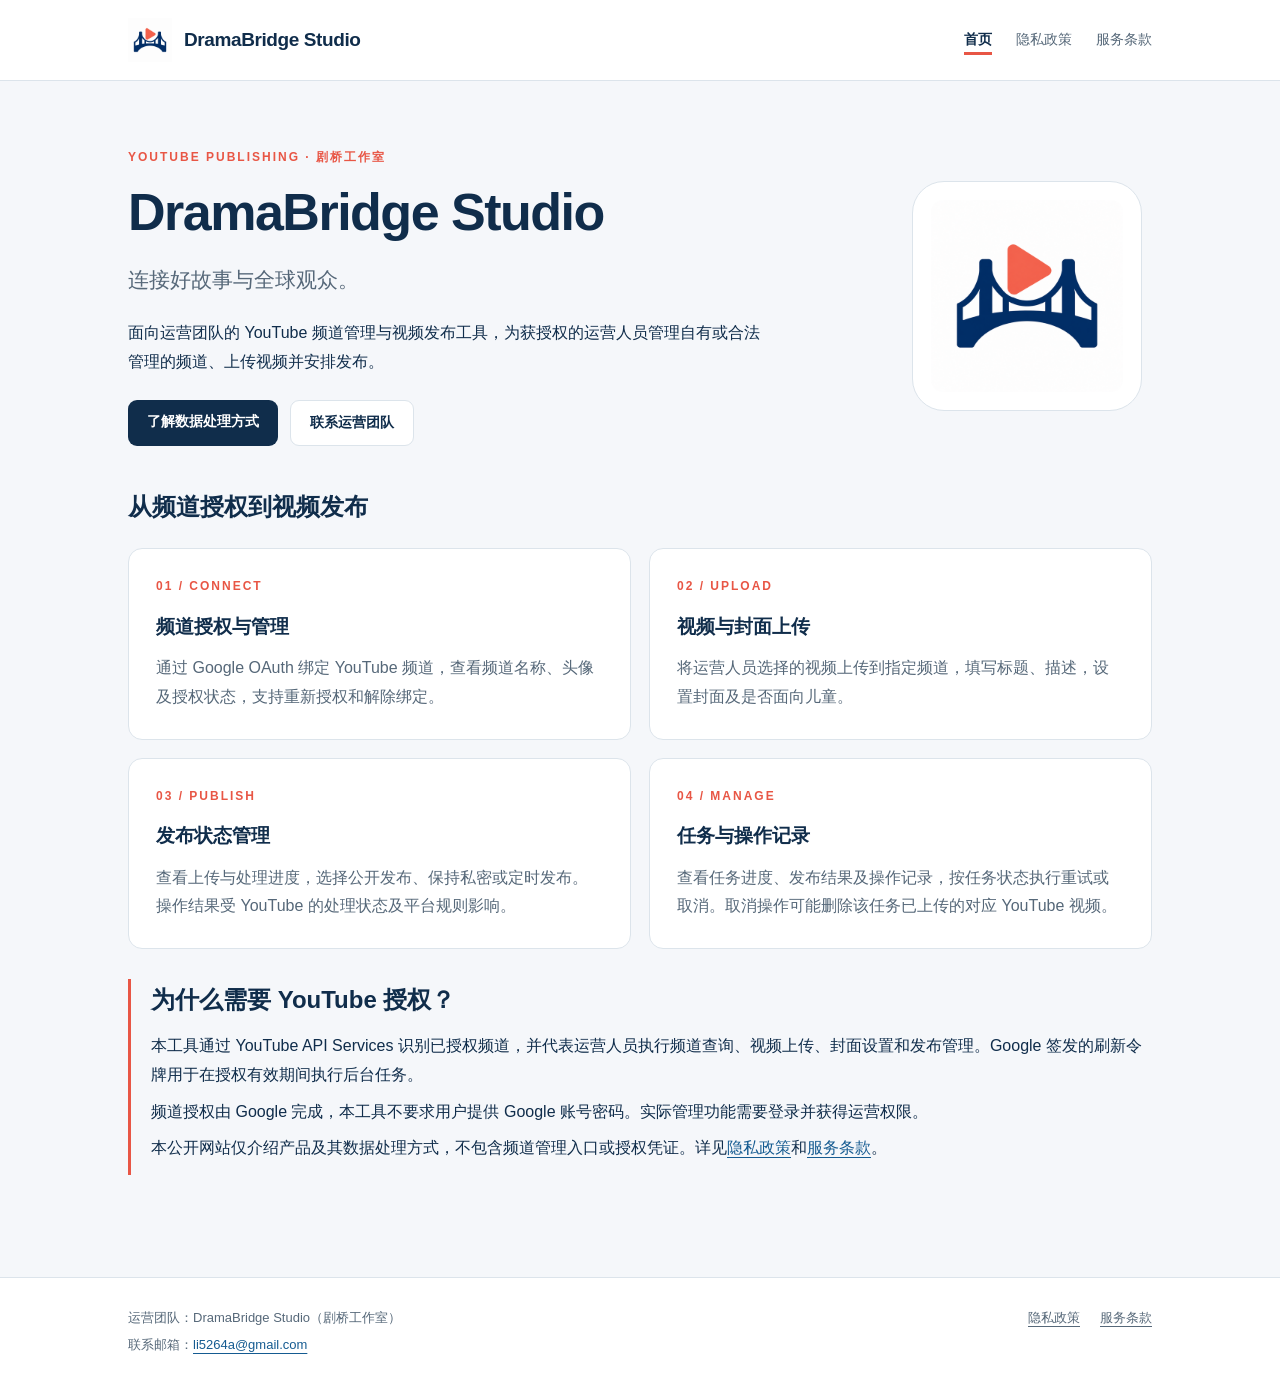
<file: index.html>
<!doctype html>
<html lang="zh-CN">
<head>
  <meta charset="utf-8">
  <meta name="viewport" content="width=device-width, initial-scale=1">
  <title>DramaBridge Studio · YouTube 频道管理与视频发布</title>
  <meta name="description" content="DramaBridge Studio（剧桥工作室）的 YouTube 频道管理与视频发布工具。了解频道授权、视频上传、发布管理和数据处理方式。">
  <link rel="icon" type="image/png" href="logo.png">
  <link rel="stylesheet" href="styles.css">
</head>
<body>
  <a class="skip-link" href="#main">跳至正文</a>
  <header class="site-header"><div class="header-inner">
    <a class="brand" href="index.html"><img src="logo.png" width="44" height="44" alt="">DramaBridge Studio</a>
    <nav aria-label="主导航"><a href="index.html" aria-current="page">首页</a><a href="privacy.html">隐私政策</a><a href="terms.html">服务条款</a></nav>
  </div></header>
  <main id="main">
    <section class="hero" aria-labelledby="title">
      <div><p class="eyebrow">YouTube Publishing · 剧桥工作室</p>
        <h1 id="title">DramaBridge Studio</h1>
        <p class="lead">连接好故事与全球观众。</p>
        <p>面向运营团队的 YouTube 频道管理与视频发布工具，为获授权的运营人员管理自有或合法管理的频道、上传视频并安排发布。</p>
        <div class="links"><a class="button" href="privacy.html">了解数据处理方式</a><a class="button secondary" href="mailto:li5264a@gmail.com">联系运营团队</a></div>
      </div>
      <img class="hero-logo" src="logo.png" width="230" height="230" alt="深蓝色桥梁与珊瑚色播放键组成的 DramaBridge 徽标">
    </section>
    <section aria-labelledby="features-title">
      <h2 id="features-title">从频道授权到视频发布</h2>
      <div class="features">
        <article class="card"><div class="feature-no">01 / CONNECT</div><h3>频道授权与管理</h3><p>通过 Google OAuth 绑定 YouTube 频道，查看频道名称、头像及授权状态，支持重新授权和解除绑定。</p></article>
        <article class="card"><div class="feature-no">02 / UPLOAD</div><h3>视频与封面上传</h3><p>将运营人员选择的视频上传到指定频道，填写标题、描述，设置封面及是否面向儿童。</p></article>
        <article class="card"><div class="feature-no">03 / PUBLISH</div><h3>发布状态管理</h3><p>查看上传与处理进度，选择公开发布、保持私密或定时发布。操作结果受 YouTube 的处理状态及平台规则影响。</p></article>
        <article class="card"><div class="feature-no">04 / MANAGE</div><h3>任务与操作记录</h3><p>查看任务进度、发布结果及操作记录，按任务状态执行重试或取消。取消操作可能删除该任务已上传的对应 YouTube 视频。</p></article>
      </div>
    </section>
    <section class="note" aria-labelledby="access-title"><h2 id="access-title">为什么需要 YouTube 授权？</h2>
      <p>本工具通过 YouTube API Services 识别已授权频道，并代表运营人员执行频道查询、视频上传、封面设置和发布管理。Google 签发的刷新令牌用于在授权有效期间执行后台任务。</p>
      <p>频道授权由 Google 完成，本工具不要求用户提供 Google 账号密码。实际管理功能需要登录并获得运营权限。</p>
      <p>本公开网站仅介绍产品及其数据处理方式，不包含频道管理入口或授权凭证。详见<a href="privacy.html">隐私政策</a>和<a href="terms.html">服务条款</a>。</p>
    </section>
  </main>
  <footer class="site-footer"><div class="footer-inner"><div><p>运营团队：DramaBridge Studio（剧桥工作室）</p><p>联系邮箱：<a href="mailto:li5264a@gmail.com">li5264a@gmail.com</a></p></div><div class="footer-links"><a href="privacy.html">隐私政策</a><a href="terms.html">服务条款</a></div></div></footer>
</body>
</html>
</file>
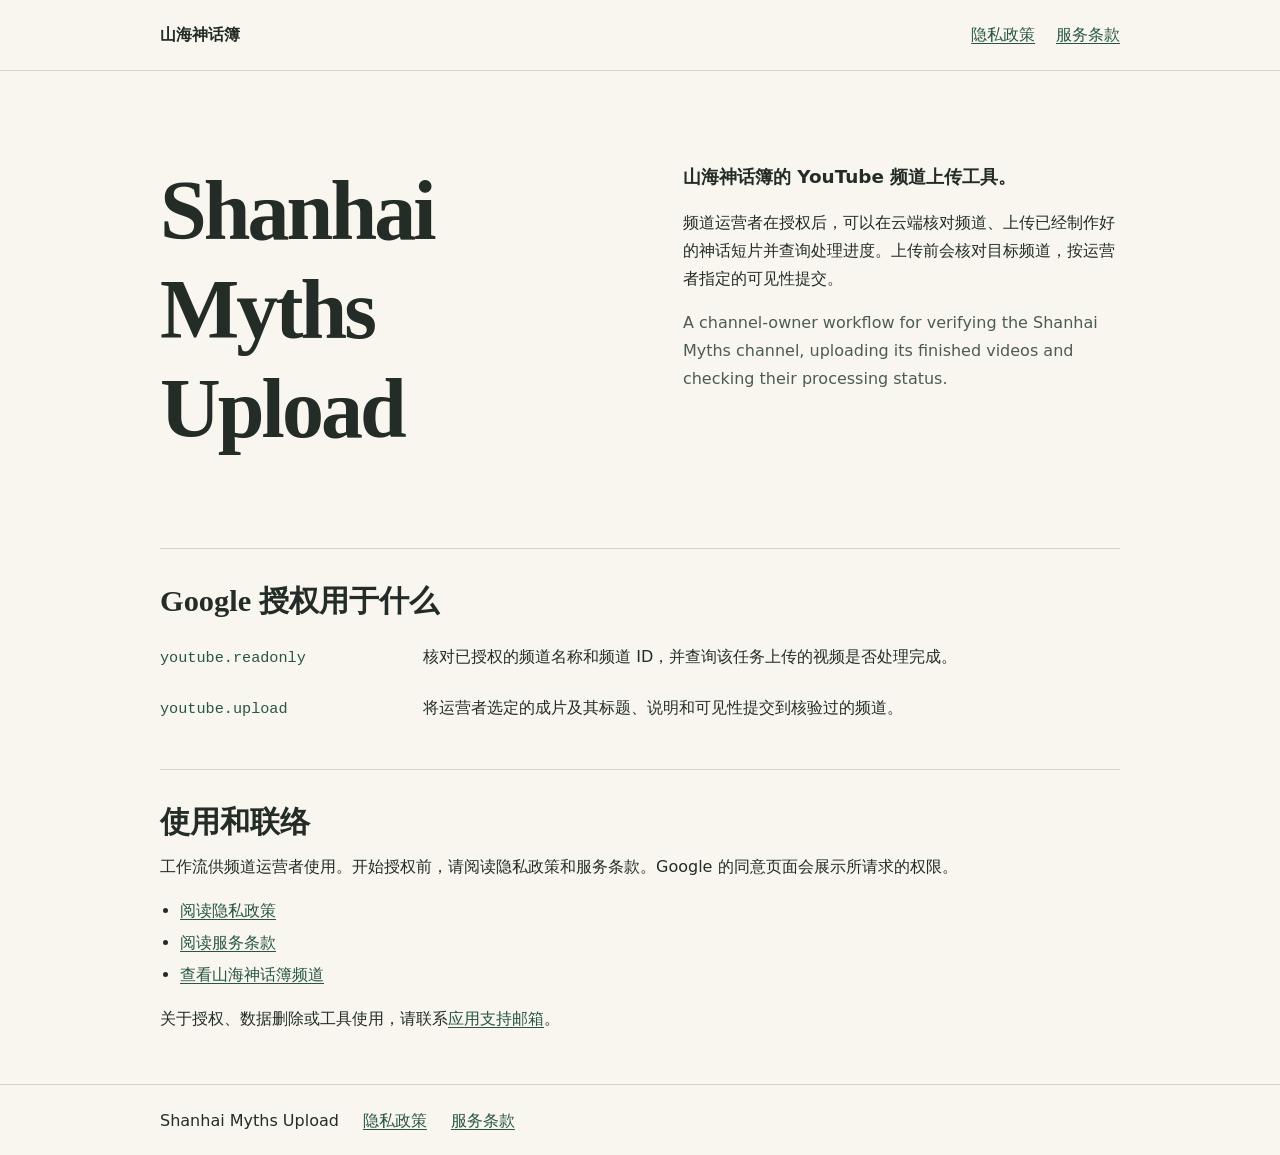
<file: shanhai/index.html>
<!doctype html>
<html lang="zh-CN">
<head>
  <meta charset="utf-8">
  <meta name="viewport" content="width=device-width, initial-scale=1">
  <meta name="description" content="山海神话簿的频道核验、视频上传和处理状态查询工具。">
  <title>Shanhai Myths Upload · 山海神话簿</title>
  <link rel="stylesheet" href="./styles.css">
</head>
<body>
  <a class="skip-link" href="#main">跳到正文</a>
  <header class="site-header">
    <div class="shell header-inner">
      <a class="brand" href="./" aria-current="page">山海神话簿</a>
      <nav aria-label="应用资料">
        <a href="./privacy.html">隐私政策</a>
        <a href="./terms.html">服务条款</a>
      </nav>
    </div>
  </header>
  <main id="main" class="shell main-content">
    <section class="intro" aria-labelledby="app-name">
      <h1 id="app-name" lang="en">Shanhai Myths<br>Upload</h1>
      <div class="intro-copy">
        <p class="lead">山海神话簿的 YouTube 频道上传工具。</p>
        <p>频道运营者在授权后，可以在云端核对频道、上传已经制作好的神话短片并查询处理进度。上传前会核对目标频道，按运营者指定的可见性提交。</p>
        <p lang="en" class="summary">A channel-owner workflow for verifying the Shanhai Myths channel, uploading its finished videos and checking their processing status.</p>
      </div>
    </section>
    <section class="content-section" aria-labelledby="permissions-heading">
      <h2 id="permissions-heading">Google 授权用于什么</h2>
      <dl class="permissions">
        <div>
          <dt><code>youtube.readonly</code></dt>
          <dd>核对已授权的频道名称和频道 ID，并查询该任务上传的视频是否处理完成。</dd>
        </div>
        <div>
          <dt><code>youtube.upload</code></dt>
          <dd>将运营者选定的成片及其标题、说明和可见性提交到核验过的频道。</dd>
        </div>
      </dl>
    </section>
    <section class="content-section" aria-labelledby="authorization-heading">
      <h2 id="authorization-heading">使用和联络</h2>
      <p>工作流供频道运营者使用。开始授权前，请阅读隐私政策和服务条款。Google 的同意页面会展示所请求的权限。</p>
      <ul class="link-list">
        <li><a href="./privacy.html">阅读隐私政策</a></li>
        <li><a href="./terms.html">阅读服务条款</a></li>
        <li><a href="https://www.youtube.com/@ShanhaiMyths">查看山海神话簿频道</a></li>
      </ul>
      <p>关于授权、数据删除或工具使用，请联系<a href="mailto:li5264a@gmail.com">应用支持邮箱</a>。</p>
    </section>
  </main>
  <footer class="site-footer">
    <div class="shell footer-inner">
      <span lang="en">Shanhai Myths Upload</span>
      <a href="./privacy.html">隐私政策</a>
      <a href="./terms.html">服务条款</a>
    </div>
  </footer>
</body>
</html>
</file>
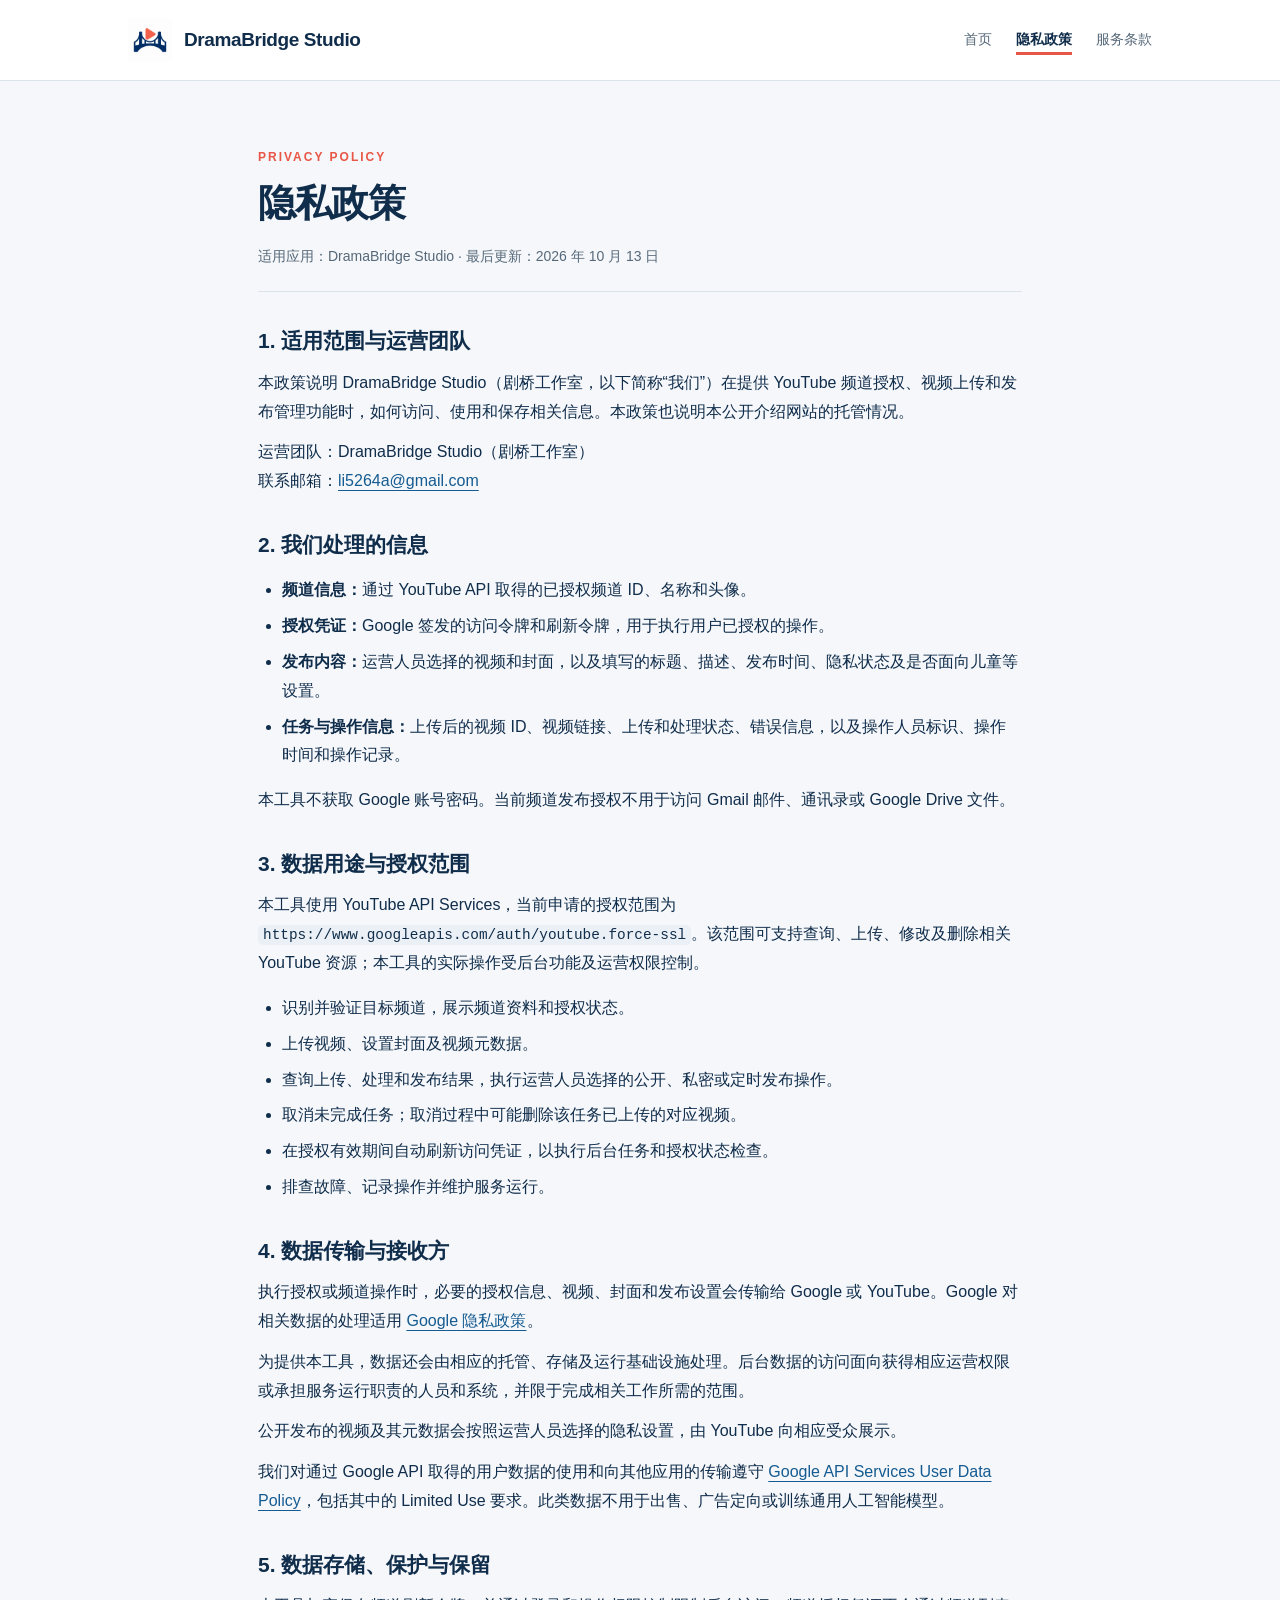
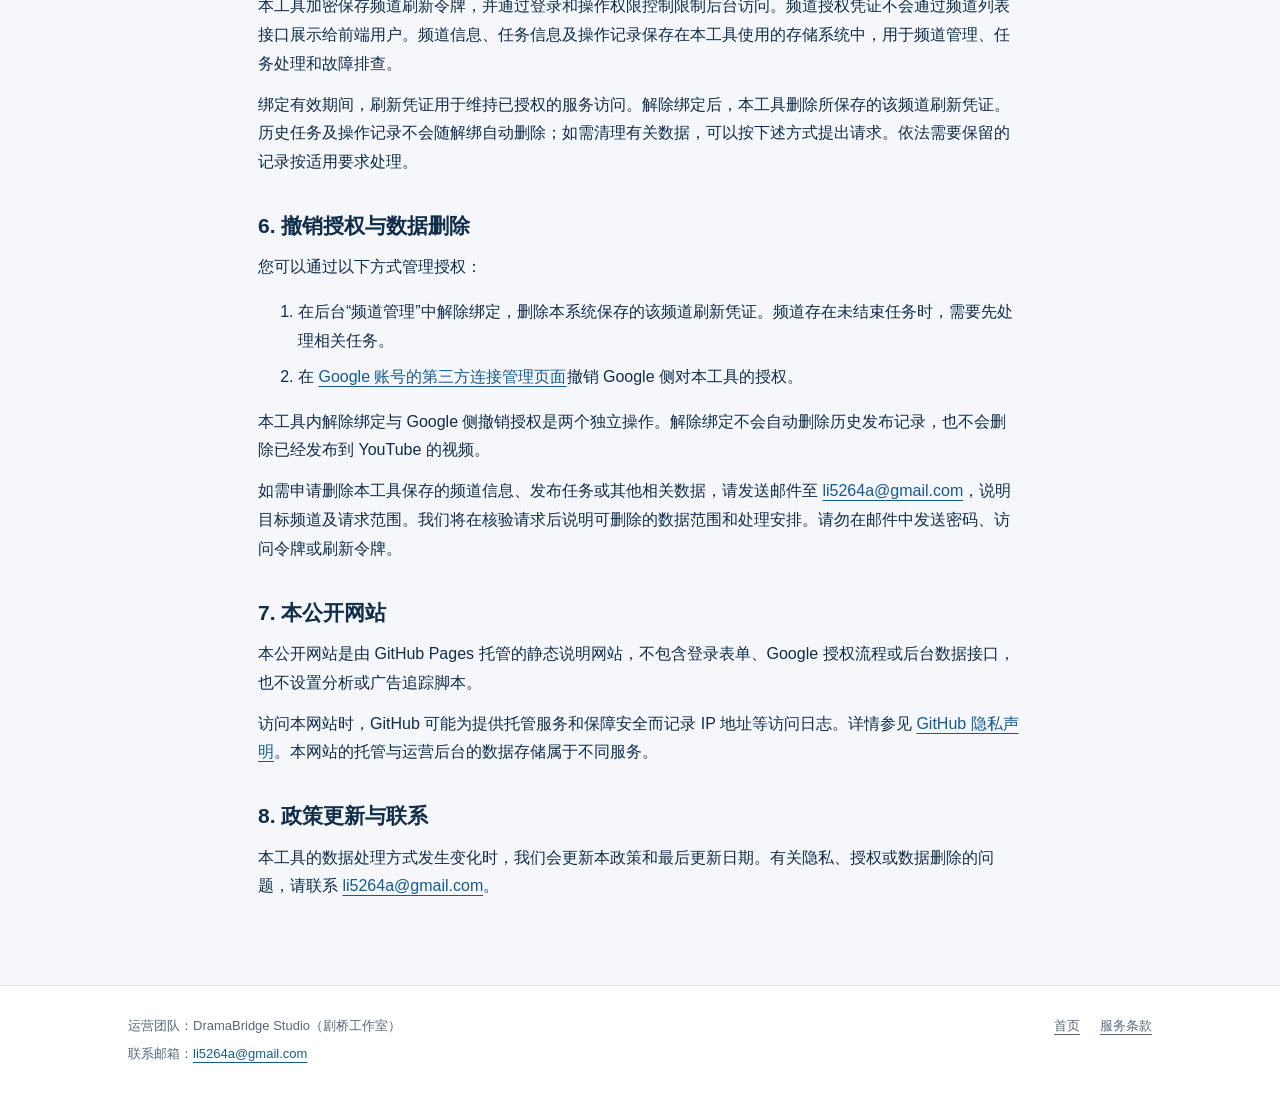
<file: privacy.html>
<!doctype html>
<html lang="zh-CN">
<head>
  <meta charset="utf-8">
  <meta name="viewport" content="width=device-width, initial-scale=1">
  <title>隐私政策 · DramaBridge Studio</title>
  <meta name="description" content="DramaBridge Studio 如何访问、使用、保存 YouTube 频道信息、授权凭证和发布任务数据，以及如何撤销授权或申请删除数据。">
  <link rel="icon" type="image/png" href="logo.png">
  <link rel="stylesheet" href="styles.css">
</head>
<body>
  <a class="skip-link" href="#main">跳至正文</a>
  <header class="site-header"><div class="header-inner"><a class="brand" href="index.html"><img src="logo.png" width="44" height="44" alt="">DramaBridge Studio</a><nav aria-label="主导航"><a href="index.html">首页</a><a href="privacy.html" aria-current="page">隐私政策</a><a href="terms.html">服务条款</a></nav></div></header>
  <main id="main" class="document">
    <p class="eyebrow">Privacy Policy</p><h1>隐私政策</h1>
    <p class="meta">适用应用：DramaBridge Studio · 最后更新：2026 年 10 月 13 日</p>
    <h2>1. 适用范围与运营团队</h2>
    <p>本政策说明 DramaBridge Studio（剧桥工作室，以下简称“我们”）在提供 YouTube 频道授权、视频上传和发布管理功能时，如何访问、使用和保存相关信息。本政策也说明本公开介绍网站的托管情况。</p>
    <p>运营团队：DramaBridge Studio（剧桥工作室）<br>联系邮箱：<a href="mailto:li5264a@gmail.com">li5264a@gmail.com</a></p>
    <h2>2. 我们处理的信息</h2>
    <ul>
      <li><strong>频道信息：</strong>通过 YouTube API 取得的已授权频道 ID、名称和头像。</li>
      <li><strong>授权凭证：</strong>Google 签发的访问令牌和刷新令牌，用于执行用户已授权的操作。</li>
      <li><strong>发布内容：</strong>运营人员选择的视频和封面，以及填写的标题、描述、发布时间、隐私状态及是否面向儿童等设置。</li>
      <li><strong>任务与操作信息：</strong>上传后的视频 ID、视频链接、上传和处理状态、错误信息，以及操作人员标识、操作时间和操作记录。</li>
    </ul>
    <p>本工具不获取 Google 账号密码。当前频道发布授权不用于访问 Gmail 邮件、通讯录或 Google Drive 文件。</p>
    <h2>3. 数据用途与授权范围</h2>
    <p>本工具使用 YouTube API Services，当前申请的授权范围为 <code>https://www.googleapis.com/auth/youtube.force-ssl</code>。该范围可支持查询、上传、修改及删除相关 YouTube 资源；本工具的实际操作受后台功能及运营权限控制。</p>
    <ul>
      <li>识别并验证目标频道，展示频道资料和授权状态。</li>
      <li>上传视频、设置封面及视频元数据。</li>
      <li>查询上传、处理和发布结果，执行运营人员选择的公开、私密或定时发布操作。</li>
      <li>取消未完成任务；取消过程中可能删除该任务已上传的对应视频。</li>
      <li>在授权有效期间自动刷新访问凭证，以执行后台任务和授权状态检查。</li>
      <li>排查故障、记录操作并维护服务运行。</li>
    </ul>
    <h2>4. 数据传输与接收方</h2>
    <p>执行授权或频道操作时，必要的授权信息、视频、封面和发布设置会传输给 Google 或 YouTube。Google 对相关数据的处理适用 <a href="https://policies.google.com/privacy">Google 隐私政策</a>。</p>
    <p>为提供本工具，数据还会由相应的托管、存储及运行基础设施处理。后台数据的访问面向获得相应运营权限或承担服务运行职责的人员和系统，并限于完成相关工作所需的范围。</p>
    <p>公开发布的视频及其元数据会按照运营人员选择的隐私设置，由 YouTube 向相应受众展示。</p>
    <p>我们对通过 Google API 取得的用户数据的使用和向其他应用的传输遵守 <a href="https://developers.google.com/terms/api-services-user-data-policy">Google API Services User Data Policy</a>，包括其中的 Limited Use 要求。此类数据不用于出售、广告定向或训练通用人工智能模型。</p>
    <h2>5. 数据存储、保护与保留</h2>
    <p>本工具加密保存频道刷新令牌，并通过登录和操作权限控制限制后台访问。频道授权凭证不会通过频道列表接口展示给前端用户。频道信息、任务信息及操作记录保存在本工具使用的存储系统中，用于频道管理、任务处理和故障排查。</p>
    <p>绑定有效期间，刷新凭证用于维持已授权的服务访问。解除绑定后，本工具删除所保存的该频道刷新凭证。历史任务及操作记录不会随解绑自动删除；如需清理有关数据，可以按下述方式提出请求。依法需要保留的记录按适用要求处理。</p>
    <h2>6. 撤销授权与数据删除</h2>
    <p>您可以通过以下方式管理授权：</p>
    <ol>
      <li>在后台“频道管理”中解除绑定，删除本系统保存的该频道刷新凭证。频道存在未结束任务时，需要先处理相关任务。</li>
      <li>在 <a href="https://myaccount.google.com/connections">Google 账号的第三方连接管理页面</a>撤销 Google 侧对本工具的授权。</li>
    </ol>
    <p>本工具内解除绑定与 Google 侧撤销授权是两个独立操作。解除绑定不会自动删除历史发布记录，也不会删除已经发布到 YouTube 的视频。</p>
    <p>如需申请删除本工具保存的频道信息、发布任务或其他相关数据，请发送邮件至 <a href="mailto:li5264a@gmail.com">li5264a@gmail.com</a>，说明目标频道及请求范围。我们将在核验请求后说明可删除的数据范围和处理安排。请勿在邮件中发送密码、访问令牌或刷新令牌。</p>
    <h2>7. 本公开网站</h2>
    <p>本公开网站是由 GitHub Pages 托管的静态说明网站，不包含登录表单、Google 授权流程或后台数据接口，也不设置分析或广告追踪脚本。</p>
    <p>访问本网站时，GitHub 可能为提供托管服务和保障安全而记录 IP 地址等访问日志。详情参见 <a href="https://docs.github.com/en/site-policy/privacy-policies/github-general-privacy-statement">GitHub 隐私声明</a>。本网站的托管与运营后台的数据存储属于不同服务。</p>
    <h2>8. 政策更新与联系</h2>
    <p>本工具的数据处理方式发生变化时，我们会更新本政策和最后更新日期。有关隐私、授权或数据删除的问题，请联系 <a href="mailto:li5264a@gmail.com">li5264a@gmail.com</a>。</p>
  </main>
  <footer class="site-footer"><div class="footer-inner"><div><p>运营团队：DramaBridge Studio（剧桥工作室）</p><p>联系邮箱：<a href="mailto:li5264a@gmail.com">li5264a@gmail.com</a></p></div><div class="footer-links"><a href="index.html">首页</a><a href="terms.html">服务条款</a></div></div></footer>
</body>
</html>
</file>
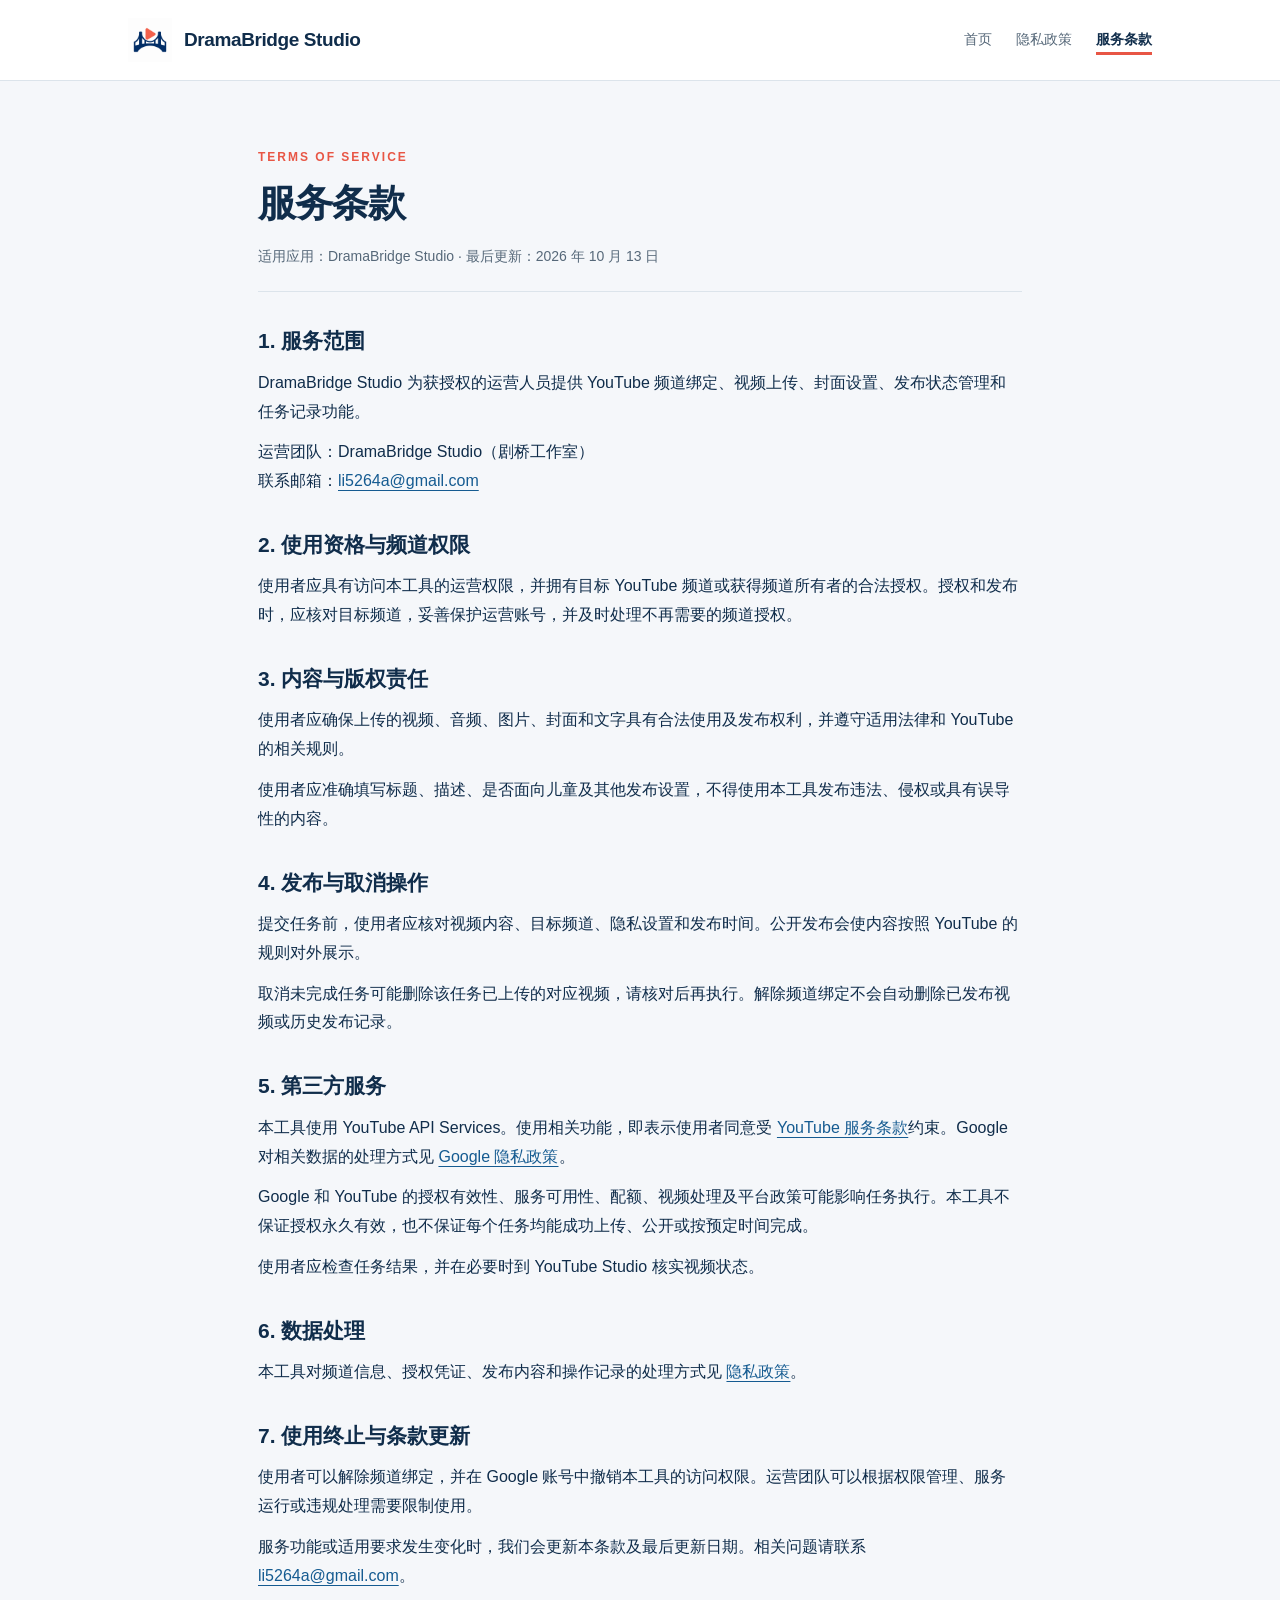
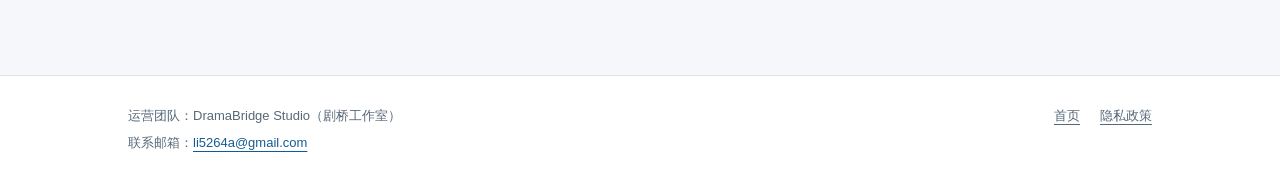
<file: terms.html>
<!doctype html>
<html lang="zh-CN">
<head>
  <meta charset="utf-8">
  <meta name="viewport" content="width=device-width, initial-scale=1">
  <title>服务条款 · DramaBridge Studio</title>
  <meta name="description" content="DramaBridge Studio 的使用范围、频道授权、内容版权责任、视频发布与取消操作，以及第三方服务条款。">
  <link rel="icon" type="image/png" href="logo.png">
  <link rel="stylesheet" href="styles.css">
</head>
<body>
  <a class="skip-link" href="#main">跳至正文</a>
  <header class="site-header"><div class="header-inner"><a class="brand" href="index.html"><img src="logo.png" width="44" height="44" alt="">DramaBridge Studio</a><nav aria-label="主导航"><a href="index.html">首页</a><a href="privacy.html">隐私政策</a><a href="terms.html" aria-current="page">服务条款</a></nav></div></header>
  <main id="main" class="document">
    <p class="eyebrow">Terms of Service</p><h1>服务条款</h1>
    <p class="meta">适用应用：DramaBridge Studio · 最后更新：2026 年 10 月 13 日</p>
    <h2>1. 服务范围</h2>
    <p>DramaBridge Studio 为获授权的运营人员提供 YouTube 频道绑定、视频上传、封面设置、发布状态管理和任务记录功能。</p>
    <p>运营团队：DramaBridge Studio（剧桥工作室）<br>联系邮箱：<a href="mailto:li5264a@gmail.com">li5264a@gmail.com</a></p>
    <h2>2. 使用资格与频道权限</h2>
    <p>使用者应具有访问本工具的运营权限，并拥有目标 YouTube 频道或获得频道所有者的合法授权。授权和发布时，应核对目标频道，妥善保护运营账号，并及时处理不再需要的频道授权。</p>
    <h2>3. 内容与版权责任</h2>
    <p>使用者应确保上传的视频、音频、图片、封面和文字具有合法使用及发布权利，并遵守适用法律和 YouTube 的相关规则。</p>
    <p>使用者应准确填写标题、描述、是否面向儿童及其他发布设置，不得使用本工具发布违法、侵权或具有误导性的内容。</p>
    <h2>4. 发布与取消操作</h2>
    <p>提交任务前，使用者应核对视频内容、目标频道、隐私设置和发布时间。公开发布会使内容按照 YouTube 的规则对外展示。</p>
    <p>取消未完成任务可能删除该任务已上传的对应视频，请核对后再执行。解除频道绑定不会自动删除已发布视频或历史发布记录。</p>
    <h2>5. 第三方服务</h2>
    <p>本工具使用 YouTube API Services。使用相关功能，即表示使用者同意受 <a href="https://www.youtube.com/t/terms">YouTube 服务条款</a>约束。Google 对相关数据的处理方式见 <a href="https://policies.google.com/privacy">Google 隐私政策</a>。</p>
    <p>Google 和 YouTube 的授权有效性、服务可用性、配额、视频处理及平台政策可能影响任务执行。本工具不保证授权永久有效，也不保证每个任务均能成功上传、公开或按预定时间完成。</p>
    <p>使用者应检查任务结果，并在必要时到 YouTube Studio 核实视频状态。</p>
    <h2>6. 数据处理</h2>
    <p>本工具对频道信息、授权凭证、发布内容和操作记录的处理方式见 <a href="privacy.html">隐私政策</a>。</p>
    <h2>7. 使用终止与条款更新</h2>
    <p>使用者可以解除频道绑定，并在 Google 账号中撤销本工具的访问权限。运营团队可以根据权限管理、服务运行或违规处理需要限制使用。</p>
    <p>服务功能或适用要求发生变化时，我们会更新本条款及最后更新日期。相关问题请联系 <a href="mailto:li5264a@gmail.com">li5264a@gmail.com</a>。</p>
  </main>
  <footer class="site-footer"><div class="footer-inner"><div><p>运营团队：DramaBridge Studio（剧桥工作室）</p><p>联系邮箱：<a href="mailto:li5264a@gmail.com">li5264a@gmail.com</a></p></div><div class="footer-links"><a href="index.html">首页</a><a href="privacy.html">隐私政策</a></div></div></footer>
</body>
</html>
</file>
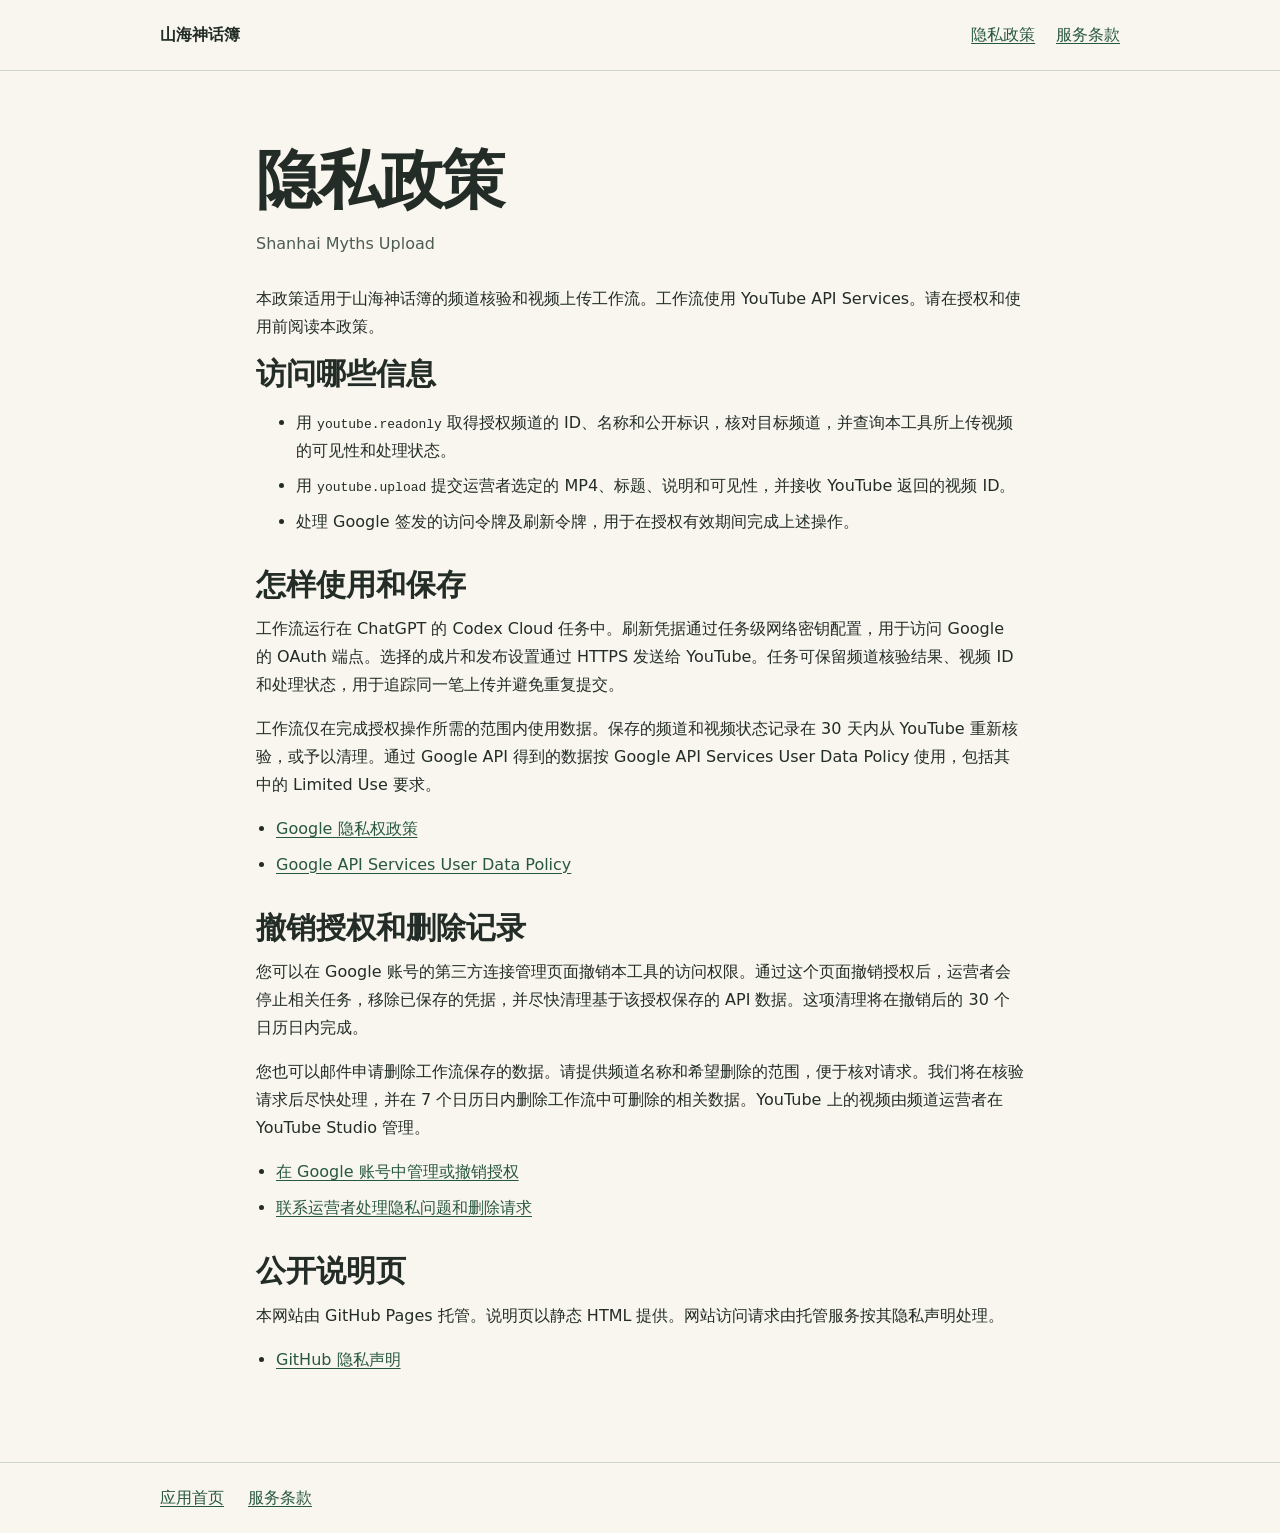
<file: shanhai/privacy.html>
<!doctype html>
<html lang="zh-CN">
<head>
  <meta charset="utf-8">
  <meta name="viewport" content="width=device-width, initial-scale=1">
  <meta name="description" content="Shanhai Myths Upload 如何处理 YouTube 授权、频道信息、视频上传和任务状态。">
  <title>隐私政策 · Shanhai Myths Upload</title>
  <link rel="stylesheet" href="./styles.css">
</head>
<body>
  <a class="skip-link" href="#main">跳到正文</a>
  <header class="site-header">
    <div class="shell header-inner">
      <a class="brand" href="./">山海神话簿</a>
      <nav aria-label="应用资料">
        <a href="./privacy.html" aria-current="page">隐私政策</a>
        <a href="./terms.html">服务条款</a>
      </nav>
    </div>
  </header>
  <main id="main" class="shell document">
    <h1>隐私政策</h1>
    <p class="document-subtitle" lang="en">Shanhai Myths Upload</p>
    <p>本政策适用于山海神话簿的频道核验和视频上传工作流。工作流使用 YouTube API Services。请在授权和使用前阅读本政策。</p>

    <section aria-labelledby="data-heading">
      <h2 id="data-heading">访问哪些信息</h2>
      <ul>
        <li>用 <code>youtube.readonly</code> 取得授权频道的 ID、名称和公开标识，核对目标频道，并查询本工具所上传视频的可见性和处理状态。</li>
        <li>用 <code>youtube.upload</code> 提交运营者选定的 MP4、标题、说明和可见性，并接收 YouTube 返回的视频 ID。</li>
        <li>处理 Google 签发的访问令牌及刷新令牌，用于在授权有效期间完成上述操作。</li>
      </ul>
    </section>

    <section aria-labelledby="handling-heading">
      <h2 id="handling-heading">怎样使用和保存</h2>
      <p>工作流运行在 ChatGPT 的 Codex Cloud 任务中。刷新凭据通过任务级网络密钥配置，用于访问 Google 的 OAuth 端点。选择的成片和发布设置通过 HTTPS 发送给 YouTube。任务可保留频道核验结果、视频 ID 和处理状态，用于追踪同一笔上传并避免重复提交。</p>
      <p>工作流仅在完成授权操作所需的范围内使用数据。保存的频道和视频状态记录在 30 天内从 YouTube 重新核验，或予以清理。通过 Google API 得到的数据按 Google API Services User Data Policy 使用，包括其中的 Limited Use 要求。</p>
      <ul class="link-list">
        <li><a href="https://policies.google.com/privacy">Google 隐私权政策</a></li>
        <li><a href="https://developers.google.com/terms/api-services-user-data-policy">Google API Services User Data Policy</a></li>
      </ul>
    </section>

    <section aria-labelledby="revoke-heading">
      <h2 id="revoke-heading">撤销授权和删除记录</h2>
      <p>您可以在 Google 账号的第三方连接管理页面撤销本工具的访问权限。通过这个页面撤销授权后，运营者会停止相关任务，移除已保存的凭据，并尽快清理基于该授权保存的 API 数据。这项清理将在撤销后的 30 个日历日内完成。</p>
      <p>您也可以邮件申请删除工作流保存的数据。请提供频道名称和希望删除的范围，便于核对请求。我们将在核验请求后尽快处理，并在 7 个日历日内删除工作流中可删除的相关数据。YouTube 上的视频由频道运营者在 YouTube Studio 管理。</p>
      <ul class="link-list">
        <li><a href="https://security.google.com/settings/security/permissions">在 Google 账号中管理或撤销授权</a></li>
        <li><a href="mailto:li5264a@gmail.com">联系运营者处理隐私问题和删除请求</a></li>
      </ul>
    </section>

    <section aria-labelledby="hosting-heading">
      <h2 id="hosting-heading">公开说明页</h2>
      <p>本网站由 GitHub Pages 托管。说明页以静态 HTML 提供。网站访问请求由托管服务按其隐私声明处理。</p>
      <ul class="link-list">
        <li><a href="https://docs.github.com/en/site-policy/privacy-policies/github-general-privacy-statement">GitHub 隐私声明</a></li>
      </ul>
    </section>
  </main>
  <footer class="site-footer">
    <div class="shell footer-inner">
      <a href="./">应用首页</a>
      <a href="./terms.html">服务条款</a>
    </div>
  </footer>
</body>
</html>
</file>
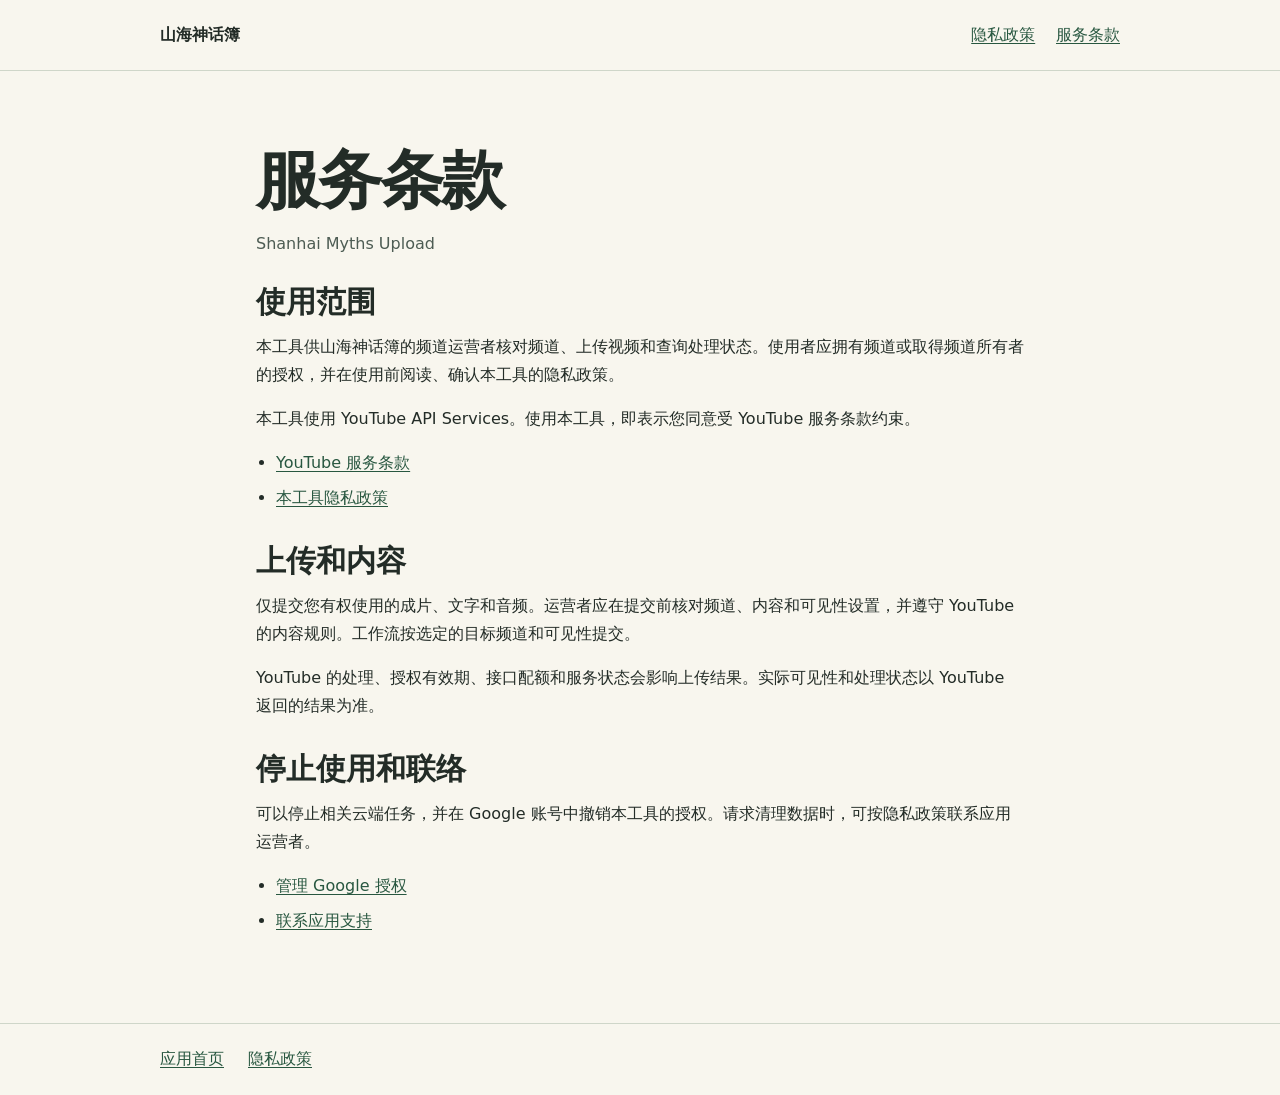
<file: shanhai/terms.html>
<!doctype html>
<html lang="zh-CN">
<head>
  <meta charset="utf-8">
  <meta name="viewport" content="width=device-width, initial-scale=1">
  <meta name="description" content="Shanhai Myths Upload 的授权条件和 YouTube 使用条款。">
  <title>服务条款 · Shanhai Myths Upload</title>
  <link rel="stylesheet" href="./styles.css">
</head>
<body>
  <a class="skip-link" href="#main">跳到正文</a>
  <header class="site-header">
    <div class="shell header-inner">
      <a class="brand" href="./">山海神话簿</a>
      <nav aria-label="应用资料">
        <a href="./privacy.html">隐私政策</a>
        <a href="./terms.html" aria-current="page">服务条款</a>
      </nav>
    </div>
  </header>
  <main id="main" class="shell document">
    <h1>服务条款</h1>
    <p class="document-subtitle" lang="en">Shanhai Myths Upload</p>

    <section aria-labelledby="service-heading">
      <h2 id="service-heading">使用范围</h2>
      <p>本工具供山海神话簿的频道运营者核对频道、上传视频和查询处理状态。使用者应拥有频道或取得频道所有者的授权，并在使用前阅读、确认本工具的隐私政策。</p>
      <p>本工具使用 YouTube API Services。使用本工具，即表示您同意受 YouTube 服务条款约束。</p>
      <ul class="link-list">
        <li><a href="https://www.youtube.com/t/terms">YouTube 服务条款</a></li>
        <li><a href="./privacy.html">本工具隐私政策</a></li>
      </ul>
    </section>

    <section aria-labelledby="upload-heading">
      <h2 id="upload-heading">上传和内容</h2>
      <p>仅提交您有权使用的成片、文字和音频。运营者应在提交前核对频道、内容和可见性设置，并遵守 YouTube 的内容规则。工作流按选定的目标频道和可见性提交。</p>
      <p>YouTube 的处理、授权有效期、接口配额和服务状态会影响上传结果。实际可见性和处理状态以 YouTube 返回的结果为准。</p>
    </section>

    <section aria-labelledby="stop-heading">
      <h2 id="stop-heading">停止使用和联络</h2>
      <p>可以停止相关云端任务，并在 Google 账号中撤销本工具的授权。请求清理数据时，可按隐私政策联系应用运营者。</p>
      <ul class="link-list">
        <li><a href="https://security.google.com/settings/security/permissions">管理 Google 授权</a></li>
        <li><a href="mailto:li5264a@gmail.com">联系应用支持</a></li>
      </ul>
    </section>
  </main>
  <footer class="site-footer">
    <div class="shell footer-inner">
      <a href="./">应用首页</a>
      <a href="./privacy.html">隐私政策</a>
    </div>
  </footer>
</body>
</html>
</file>
<file: styles.css>
:root{color-scheme:light;--ink:#102d4b;--muted:#566879;--line:#dce4eb;--paper:#f5f7fa;--accent:#e85645;--white:#fff}
*{box-sizing:border-box}html{scroll-behavior:smooth}body{margin:0;background:var(--paper);color:var(--ink);font-family:-apple-system,BlinkMacSystemFont,"Segoe UI","PingFang SC","Microsoft YaHei",sans-serif;font-size:16px;line-height:1.8}a{color:#155b91;text-underline-offset:4px}a:hover{color:#ad362b}a:focus-visible{outline:3px solid var(--accent);outline-offset:5px}.skip-link{position:absolute;left:20px;top:-100px;background:var(--white);padding:10px 18px;z-index:2}.skip-link:focus{top:10px}.site-header{background:var(--white);border-bottom:1px solid var(--line)}.header-inner{max-width:1080px;margin:auto;padding:18px 28px;display:flex;align-items:center;justify-content:space-between;gap:20px}.brand{display:flex;align-items:center;gap:12px;text-decoration:none;color:var(--ink);font-size:19px;font-weight:750;letter-spacing:-.4px}.brand img{width:44px;height:44px;object-fit:contain}nav{display:flex;gap:24px;flex-wrap:wrap}nav a{font-size:14px;color:var(--muted);text-decoration:none}nav a[aria-current=page]{color:var(--ink);font-weight:700;text-decoration:underline;text-decoration-color:var(--accent);text-decoration-thickness:3px;text-underline-offset:8px}main{max-width:1080px;margin:auto;padding:54px 28px 72px}.hero{display:grid;grid-template-columns:1fr 240px;gap:48px;align-items:center;padding:12px 0 44px}.eyebrow{text-transform:uppercase;letter-spacing:2px;font-size:12px;font-weight:750;color:var(--accent);margin:0 0 12px}h1{font-size:clamp(32px,5vw,52px);line-height:1.2;letter-spacing:-1.5px;margin:0 0 18px}h2{font-size:24px;line-height:1.45;margin:0 0 14px}h3{font-size:19px;margin:0 0 10px}.lead{font-size:21px;color:var(--muted);margin:0 0 20px}.hero p{max-width:640px}.hero-logo{display:block;width:230px;height:230px;border:1px solid var(--line);border-radius:32px;background:var(--white);padding:18px}.links{display:flex;gap:12px;flex-wrap:wrap;margin-top:24px}.button{display:inline-block;padding:9px 19px;border-radius:9px;background:var(--ink);color:var(--white);text-decoration:none;font-size:14px;font-weight:600}.button:hover{background:#20466b;color:var(--white)}.button.secondary{background:var(--white);color:var(--ink);border:1px solid var(--line)}.features{display:grid;grid-template-columns:repeat(2,1fr);gap:18px;margin:24px 0 30px}.card{background:var(--white);border:1px solid var(--line);border-radius:14px;padding:27px}.card p{margin:0;color:var(--muted)}.feature-no{font-size:12px;font-weight:750;letter-spacing:2px;color:var(--accent);margin-bottom:12px}.note{border-left:3px solid var(--accent);padding:4px 0 4px 20px;margin:30px 0}.note p{margin:8px 0}.document{max-width:820px}.document h1{font-size:38px}.document h2{font-size:21px;margin:34px 0 10px}.document p{margin:12px 0}.document ul{padding-left:24px}.document li{margin:7px 0}.document .meta{color:var(--muted);font-size:14px;border-bottom:1px solid var(--line);padding-bottom:22px;margin-bottom:26px}.document code{overflow-wrap:anywhere;font-size:.9em;background:#eaf0f5;border-radius:5px;padding:2px 5px}.site-footer{border-top:1px solid var(--line);background:var(--white)}.footer-inner{max-width:1080px;margin:auto;padding:28px;display:flex;justify-content:space-between;gap:24px;font-size:13px;color:var(--muted)}.footer-inner p{margin:0 0 4px}.footer-links{display:flex;align-items:flex-start;gap:20px;white-space:nowrap}.footer-links a{color:var(--muted)}@media(max-width:680px){.header-inner{padding:16px 20px;align-items:flex-start;flex-direction:column;gap:13px}nav{gap:24px}main{padding:34px 20px 48px}.hero{grid-template-columns:1fr;gap:24px}.hero-logo{grid-row:1;width:130px;height:130px;border-radius:22px;padding:10px}.hero h1{letter-spacing:-1px}.features{grid-template-columns:1fr}.card{padding:22px}.footer-inner{padding:24px 20px;flex-direction:column;gap:12px}.document h1{font-size:32px}.lead{font-size:18px}}@media(prefers-reduced-motion:reduce){html{scroll-behavior:auto}}
</file>
<file: shanhai/styles.css>
:root {
  color-scheme: light;
  --paper: #f8f6ee;
  --ink: #232c27;
  --muted: #4d5c53;
  --accent: #285740;
  --line: #cfd6c9;
  --serif: "Songti SC", "Noto Serif CJK SC", serif;
  --sans: system-ui, -apple-system, BlinkMacSystemFont, "PingFang SC", "Microsoft YaHei", sans-serif;
}

* { box-sizing: border-box; }

body {
  margin: 0;
  color: var(--ink);
  background: var(--paper);
  font-family: var(--sans);
  line-height: 1.75;
}

a {
  color: var(--accent);
  text-underline-offset: 0.2em;
}

a:focus-visible {
  outline: 2px solid var(--accent);
  outline-offset: 4px;
}

.skip-link {
  position: absolute;
  z-index: 1;
  top: 0.8rem;
  left: 0.8rem;
  padding: 0.35rem 0.6rem;
  background: var(--paper);
  transform: translateY(-200%);
}

.skip-link:focus { transform: translateY(0); }

.shell {
  width: min(100% - 2.5rem, 60rem);
  margin-inline: auto;
}

.site-header { border-block-end: 1px solid var(--line); }
.site-footer { border-block-start: 1px solid var(--line); }

.header-inner, .footer-inner {
  min-height: 4.4rem;
  display: flex;
  align-items: center;
  flex-wrap: wrap;
  gap: 0.7rem 1.5rem;
  padding-block: 1rem;
}

.header-inner { justify-content: space-between; }
.brand { color: var(--ink); font-weight: 700; text-decoration: none; }

nav {
  display: flex;
  flex-wrap: wrap;
  gap: 0.65rem 1.3rem;
}

.intro {
  display: grid;
  grid-template-columns: 1.05fr 1fr;
  gap: clamp(1.2rem, 5vw, 4rem);
  align-items: start;
  padding-block: clamp(3rem, 7vw, 6rem);
}

h1, h2 {
  font-family: var(--serif);
  font-weight: 700;
  line-height: 1.18;
}

h1 {
  margin: 0;
  font-size: clamp(2.4rem, 7vw, 5.25rem);
  letter-spacing: -0.035em;
}

h2 {
  margin: 0 0 0.75rem;
  font-size: clamp(1.4rem, 3vw, 1.9rem);
}

p { margin: 0 0 1rem; }
.lead { font-size: 1.15rem; font-weight: 680; }
.summary, .document-subtitle { color: var(--muted); }
.intro-copy p:last-child { margin-bottom: 0; }

.content-section {
  border-top: 1px solid var(--line);
  padding-block: 2.2rem;
}

.permissions { margin: 0; }

.permissions > div {
  display: grid;
  grid-template-columns: minmax(10rem, 0.7fr) 2fr;
  gap: 0.4rem 1.2rem;
  padding-block: 0.7rem;
}

dt, dd { margin: 0; }
dt code { font-size: 0.95rem; color: var(--accent); }
.link-list { padding-inline-start: 1.25rem; }
.link-list li + li { margin-top: 0.25rem; }

.document {
  max-width: 48rem;
  padding-block: clamp(2.6rem, 6vw, 4.5rem);
}

.document h1 { font-size: clamp(2.2rem, 6vw, 4rem); }
.document-subtitle { margin-block: 0.7rem 1.7rem; }
.document section + section { margin-top: 2rem; }
.document li + li { margin-top: 0.45rem; }

@media (max-width: 630px) {
  .intro, .permissions > div { grid-template-columns: 1fr; }
}
</file>
